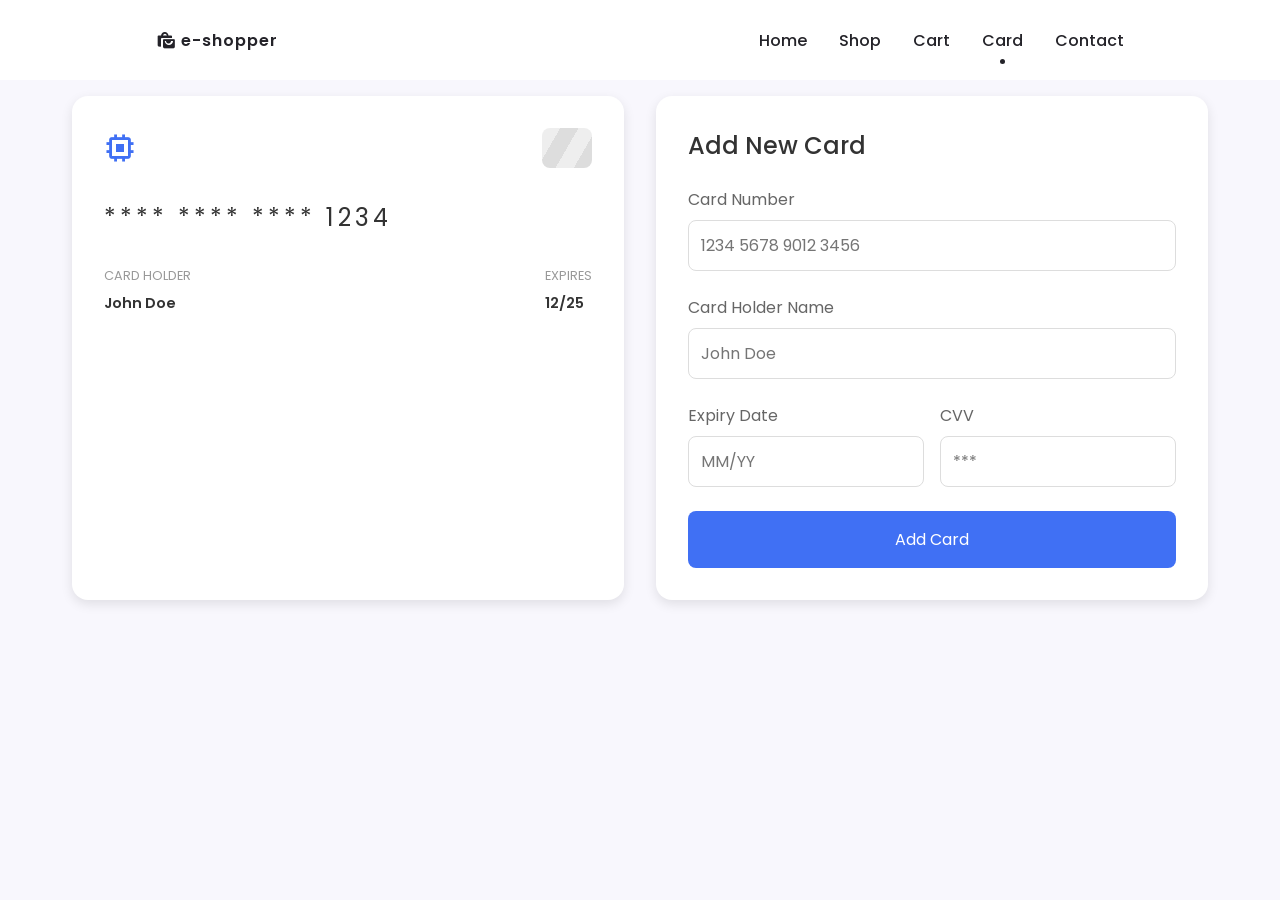
<file: cart.html>
<!DOCTYPE html>
<html lang="en">
<head>
    <meta charset="UTF-8">
    <meta name="viewport" content="width=device-width, initial-scale=1.0">
    <title>card</title>
    <link rel="stylesheet" href="index.html">
</head>
<body>
    <!-- ======BOXICONS======= -->
    <link rel="stylesheet" href="https://cdn.jsdelivr.net/npm/boxicons@latest/css/boxicons.min.css">
    <link rel="stylesheet" href="style.css">

    <style>
        .card-section {
            padding: 6rem 1rem 2rem;
            max-width: 1200px;
            margin: 0 auto;
        }

        .card-container {
            display: grid;
            grid-template-columns: repeat(auto-fit, minmax(300px, 1fr));
            gap: 2rem;
            padding: 0 1rem;
        }

        .payment-card {
            background-color: #fff;
            padding: 2rem;
            border-radius: 1rem;
            box-shadow: 0 4px 12px rgba(0,0,0,0.1);
        }

        .card-header {
            display: flex;
            justify-content: space-between;
            align-items: center;
            margin-bottom: 2rem;
        }

        .card-logo {
            font-size: 2rem;
            color: #4070f4;
        }

        .chip-img {
            width: 50px;
            height: 40px;
            background: linear-gradient(120deg, #eee 25%, #ddd 25%, #ddd 50%, #eee 50%, #eee 75%, #ddd 75%, #ddd 100%);
            border-radius: 8px;
        }

        .card-number {
            font-size: 1.5rem;
            letter-spacing: 4px;
            margin-bottom: 2rem;
            color: #333;
        }

        .card-details {
            display: flex;
            justify-content: space-between;
            margin-bottom: 1rem;
        }

        .card-holder, .card-expiry {
            font-size: 0.9rem;
            color: #666;
        }

        .card-label {
            font-size: 0.8rem;
            text-transform: uppercase;
            margin-bottom: 0.5rem;
            color: #999;
        }

        .card-value {
            font-weight: 600;
            color: #333;
        }

        .add-card-form {
            background-color: #fff;
            padding: 2rem;
            border-radius: 1rem;
            box-shadow: 0 4px 12px rgba(0,0,0,0.1);
        }

        .form-group {
            margin-bottom: 1.5rem;
        }

        .form-label {
            display: block;
            margin-bottom: 0.5rem;
            color: #666;
        }

        .form-input {
            width: 100%;
            padding: 0.75rem;
            border: 1px solid #ddd;
            border-radius: 0.5rem;
            font-size: 1rem;
        }

        .form-input:focus {
            outline: none;
            border-color: #4070f4;
        }

        .submit-btn {
            background-color: #4070f4;
            color: #fff;
            padding: 1rem 2rem;
            border: none;
            border-radius: 0.5rem;
            cursor: pointer;
            font-size: 1rem;
            width: 100%;
        }

        .submit-btn:hover {
            background-color: #3060e0;
        }
    </style>

    <header class="header" id="header">
        <nav class="nav container">
            <a href="index.html" class="nav__logo">
                <i class="bx bxs-shopping-bags nav__logo-icon"></i>e-shopper
            </a>
            <div class="nav__menu" id="nav-menu">
                <ul class="nav__list">
                    <li class="nav__item">
                        <a href="index.html" class="nav__link">Home</a>
                    </li>
                    <li class="nav__item">
                        <a href="shop.html" class="nav__link">Shop</a>
                    </li>
                    <li class="nav__item">
                        <a href="cart.html" class="nav__link">Cart</a>
                    </li>
                    <li class="nav__item">
                        <a href="card.html" class="nav__link active-link">Card</a>
                    </li>
                    <li class="nav__item">
                        <a href="contact.html" class="nav__link">Contact</a>
                    </li>
                </ul>
            </div>
        </nav>
    </header>

    <section class="card-section">
        <div class="card-container">
            <!-- Existing Card Display -->
            <div class="payment-card">
                <div class="card-header">
                    <i class='bx bx-chip card-logo'></i>
                    <div class="chip-img"></div>
                </div>
                <div class="card-number">**** **** **** 1234</div>
                <div class="card-details">
                    <div class="card-holder">
                        <div class="card-label">Card Holder</div>
                        <div class="card-value">John Doe</div>
                    </div>
                    <div class="card-expiry">
                        <div class="card-label">Expires</div>
                        <div class="card-value">12/25</div>
                    </div>
                </div>
            </div>

            <!-- Add New Card Form -->
            <div class="add-card-form">
                <h2 style="margin-bottom: 1.5rem; color: #333;">Add New Card</h2>
                <form>
                    <div class="form-group">
                        <label class="form-label">Card Number</label>
                        <input type="text" class="form-input" placeholder="1234 5678 9012 3456" maxlength="19">
                    </div>
                    <div class="form-group">
                        <label class="form-label">Card Holder Name</label>
                        <input type="text" class="form-input" placeholder="John Doe">
                    </div>
                    <div style="display: grid; grid-template-columns: 1fr 1fr; gap: 1rem;">
                        <div class="form-group">
                            <label class="form-label">Expiry Date</label>
                            <input type="text" class="form-input" placeholder="MM/YY">
                        </div>
                        <div class="form-group">
                            <label class="form-label">CVV</label>
                            <input type="password" class="form-input" placeholder="***" maxlength="3">
                        </div>
                    </div>
                    <button type="submit" class="submit-btn">Add Card</button>
                </form>
            </div>
        </div>
    </section>
    
</body>
</html>
</file>
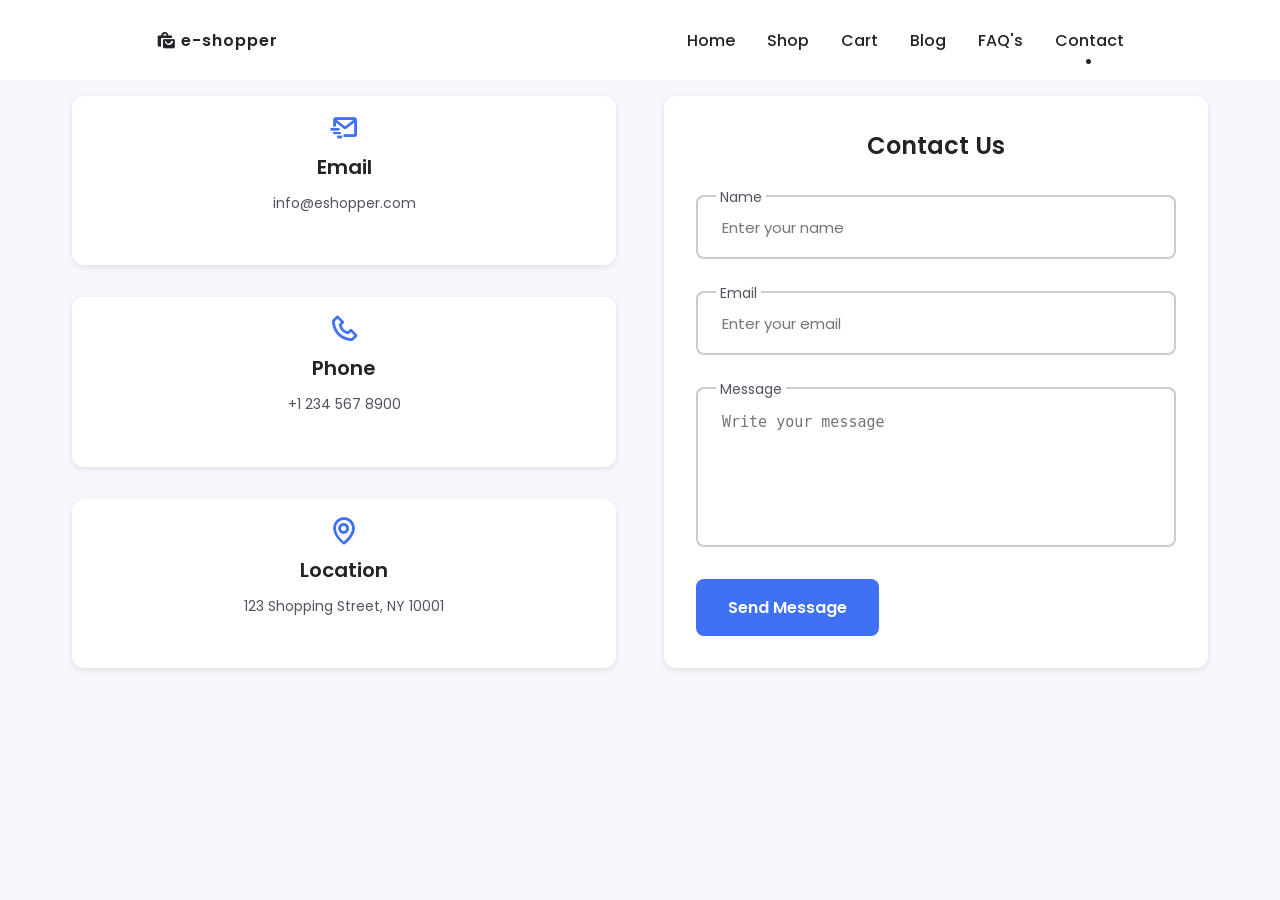
<file: contact.html>
<!DOCTYPE html>
<html lang="en">
<head>
    <meta charset="UTF-8">
    <meta name="viewport" content="width=device-width, initial-scale=1.0">
    <title>contant</title>
    <link rel="stylesheet" href="index.html">
</head>
<body>
    <!-- ======BOXICONS======= -->
    <link rel="stylesheet" href="https://cdn.jsdelivr.net/npm/boxicons@latest/css/boxicons.min.css">
    <link rel="stylesheet" href="style.css">
    
    <style>
        .contact {
            padding: 6rem 1rem 2rem;
            max-width: 1200px;
            margin: 0 auto;
        }

        .contact__container {
            display: grid;
            grid-template-columns: repeat(2, 1fr);
            gap: 3rem;
            padding: 0 1rem;
        }

        .contact__info {
            display: grid;
            row-gap: 2rem;
        }

        .contact__card {
            background-color: #fff;
            padding: 1rem;
            border-radius: .75rem;
            text-align: center;
            box-shadow: 0 2px 6px rgba(0,0,0,.1);
        }

        .contact__card-icon {
            font-size: 2rem;
            color: #4070f4;
            margin-bottom: .5rem;
        }

        .contact__card-title {
            font-size: 1.25rem;
            font-weight: 600;
            margin-bottom: .5rem;
        }

        .contact__card-data {
            font-size: .875rem;
        }

        .contact__form {
            background-color: #fff;
            padding: 2rem;
            border-radius: .75rem;
            box-shadow: 0 2px 6px rgba(0,0,0,.1);
        }

        .contact__form-title {
            font-size: 1.5rem;
            font-weight: 600;
            margin-bottom: 2rem;
            text-align: center;
        }

        .contact__form-div {
            position: relative;
            margin-bottom: 2rem;
            height: 4rem;
        }

        .contact__form-input {
            position: absolute;
            top: 0;
            left: 0;
            width: 100%;
            height: 100%;
            border: 2px solid #ccc;
            border-radius: .5rem;
            padding: 1.5rem;
            font-size: .938rem;
            outline: none;
            background: none;
            z-index: 1;
        }

        .contact__form-tag {
            position: absolute;
            top: -.75rem;
            left: 1.25rem;
            font-size: .875rem;
            padding: .25rem;
            background-color: #fff;
            z-index: 10;
        }

        .contact__form-area {
            height: 10rem;
        }

        .contact__form-area textarea {
            resize: none;
        }

        .button {
            display: inline-block;
            background-color: #4070f4;
            color: #fff;
            padding: 1rem 2rem;
            border-radius: .5rem;
            font-weight: 600;
            cursor: pointer;
            border: none;
        }

        .button:hover {
            background-color: #3058d6;
        }

        @media screen and (max-width: 768px) {
            .contact__container {
                grid-template-columns: 1fr;
            }
        }
    </style>

    <!-- Header section from other pages -->
    <header class="header" id="header">
        <nav class="nav container">
            <a href="index.html" class="nav__logo">
                <i class="bx bxs-shopping-bags nav__logo-icon"></i>e-shopper
            </a>
            <div class="nav__menu" id="nav-menu">
                <ul class="nav__list">
                    <li class="nav__item">
                        <a href="index.html" class="nav__link">Home</a>
                    </li>
                    <li class="nav__item">
                        <a href="shop.html" class="nav__link">Shop</a>
                    </li>
                    <li class="nav__item">
                        <a href="cart.html" class="nav__link">Cart</a>
                    </li>
                    <li class="nav__item">
                        <a href="blog.html" class="nav__link">Blog</a>
                    </li>
                    <li class="nav__item">
                        <a href="faq.html" class="nav__link">FAQ's</a>
                    </li>
                    <li class="nav__item">
                        <a href="contact.html" class="nav__link active-link">Contact</a>
                    </li>
                </ul>
            </div>
        </nav>
    </header>

    <section class="contact">
        <div class="contact__container">
            <div class="contact__info">
                <div class="contact__card">
                    <i class='bx bx-mail-send contact__card-icon'></i>
                    <h3 class="contact__card-title">Email</h3>
                    <span class="contact__card-data">info@eshopper.com</span>
                </div>

                <div class="contact__card">
                    <i class='bx bx-phone contact__card-icon'></i>
                    <h3 class="contact__card-title">Phone</h3>
                    <span class="contact__card-data">+1 234 567 8900</span>
                </div>

                <div class="contact__card">
                    <i class='bx bx-map contact__card-icon'></i>
                    <h3 class="contact__card-title">Location</h3>
                    <span class="contact__card-data">123 Shopping Street, NY 10001</span>
                </div>
            </div>

            <div class="contact__form">
                <h3 class="contact__form-title">Contact Us</h3>
                <form action="" method="POST">
                    <div class="contact__form-div">
                        <label class="contact__form-tag">Name</label>
                        <input type="text" class="contact__form-input" placeholder="Enter your name">
                    </div>

                    <div class="contact__form-div">
                        <label class="contact__form-tag">Email</label>
                        <input type="email" class="contact__form-input" placeholder="Enter your email">
                    </div>

                    <div class="contact__form-div contact__form-area">
                        <label class="contact__form-tag">Message</label>
                        <textarea class="contact__form-input" placeholder="Write your message"></textarea>
                    </div>

                    <button type="submit" class="button">Send Message</button>
                </form>
            </div>
        </div>
    </section>
    
</body>
</html>
</file>
<file: style.css>
@import url('https://fonts.googleapis.com/css?family=Poppins:wght@400;500;600;900&display=swap');
:root {
    --header-height: 3.5rem;

    
    --title-color: hsl(250, 8%, 15%);
    --text-color: hsl(250, 8%, 35%);
    --body-color: hsl(250, 60%, 98%);
    --container-color:#fff;
    --shadow:  hsla(0, 0%, 15%, 1);
    --scroll-bar-color:hsl(250,12%,90%);
    --scroll-thumb-color:hsl(250,12%,80%);
    --body-font: 'Poppins', sans-serif;
    --biggest-font-size: 4rem;
    --hl-font-size: 2.25rem;
    --h2-font-size: 1.5rem;
    --h3-font-size: 1.25rem;
    --normal-font-size: 1rem;
    --small-font-size: 875rem;
    --smaller-font-size: 813rem;
    --font-medium:500;
    --font-bold:600;
    --mb-0-5: .5rem;
    --mb-0-75: .75rem;
    --mb-1: 1rem;
    --mb-1-5: 1.5rem;
    --mb-2: 2rem;
    --mb-2-5: 2.5rem;
    --mb-3: 3rem;
    --z-tooltip: 10;
    --z-fixed: 100;
    

}
@media screen and (max-width: 992px) {
    :root {
        --biggest-font-size: 2rem;
        --hi-font-size: 1.5rem;
        --h2-font-size: 1.25rem;
        --h3-font-size: 1rem;
        --normal-font-size: 938rem;
        --small-font-size: 813rem;
        --smaller-font-size:.75rem
    }
}

*{
    margin : 0;
    padding: 0;
    box-sizing: border-box; 
}
html{
    scroll-behavior: smooth;
}


body,
button,
input {
    font-family: var(--body-font);
    font-size: var(--normal-font-size);
}
body {
    background-color: var(--body-color);
    color: var(--text-color);

}

h1, h2, h3,h4 {
    color: var(--title-color);
    font-weight: var(--font-medium);
}

ul {
list-style: none;
}

a{
    text-decoration: none;
}

img{
    max-width: 100%;
    height: auto;
}

button{
    cursor: pointer;
}

button,
input{
    border: none;
    outline: none;
}

.section{
    padding: 7rem 0 2rem;
}

.section__title,
.breadcrumb__title{
    font-size: var(--h1-font-size);
}

.section__title,
.breadcrumb__subtitle{
    margin-bottom: var(--mb-3);
}

.section__title,
.breadcrumb__title,
.breadcrumb__subtitle{
    text-align: center;
}

.breadcrumb__subtitle span {
    color: var(--first-color);
}

/*============================layout================= */
.container{
    max-width: 968px;
    margin-left: auto;
    margin-right: auto;
}

.grid{
    display: grid;
}



/*============================HEADER SECTION================= */


.header{
    width: 100%;
    background: transparent;
    position: fixed;
    top: 0;
    left: 0;
    z-index: var(--z-fixed);
    background-color: #fff;
}

/* ==================NAV====================== */

.nav{
    height: calc(var(--header-height) + 1.5rem);
    display: flex;
    justify-content: space-between;
    align-items: center;
    column-gap: 3rem;
}


.nav__close,
.login__toggle,
.nav__logo,
.nav__toggle,
.nav__shop{
    color: var(--title-color);
}

.nav__logo{
    text-transform: lowercase;
    font-weight: var(--font-bold);
    letter-spacing: 1px;
    display: inline-flex;
    align-items: center;
    column-gap: .25rem;
}

.nav__logo-icon{
    font-size: 1.25rem;
}

.nav__btns{
    display: flex;
    align-items: center;
    column-gap: 1rem;
    margin-left: auto;
}


.nav__toggle,
.nav__toggle,
.nav__shop {
    font-size: 1.25rem;
    cursor: pointer;
}


.nav__list{
    display: flex;
    align-items: center;
    column-gap: 2rem;
}

.nav__link{
    color: var(--title-color);
    font-weight: var(--font-medium);
    font-size: var(--normal-font-size);
    transition: .3s;
}

.nav__link:hover{
    color: var(--first-color );
}

.nav__close{
    font-size: 2rem;
    position: absolute;
    top: .9rem;
    right: 1.25rem;
    cursor:pointer;
}

.nav__close,
.nav__toggle{
    display: none;
}
/* show menu  */
.show-menu {
    right: 0;
}

.active-link{
    position: relative;
}
.scroll-header{
    background-color: var(--body-color);
    box-shadow: 0 1px 4px var(--shadow) ;
}

.active-link::before{
    content: '';
    position: absolute;
    bottom: -.75rem;
    left:45%;
    width: 5px;
    height: 5px;
    background: var(--title-color);
    border-radius: 50% ;

}


/*home section   */

.home__content {
    padding: 9rem 0 2rem;
    display: flex;
    grid-template-columns: repeat(2,1fr);
    column-gap: 3rem;
}

.home__group{
    display: grid;
    position: relative;
    padding-top: 2rem;
}

.home__img{
    margin-bottom: 10%;
    height: 420px;
    margin-left: 100%;
    transform: translateY(-3rem);
    justify-content: center;
}
.home__data{
    margin-left: 30% ;
}


.home__indicator{
    width: 8px;
    height: 8px;
    margin-left: 100%;
    margin-top: 40%;
    background: var(--title-color);
    border-radius: 50%;
    position: absolute;
    bottom: 15%;
    left: 45%;
}

.home__indicator::after{
    margin-left: 20%;
    content: '';
    position: absolute;
    margin-top: 15%;
    width: 1px;
    height: 75px;
    background: var(--title-color);
    top: 0;
    right: 45%;
}

.home__details-img {
    position: absolute;
    bottom: 0;
    right: 58%;
}

.home__details-title,
.home__details-subtitle{
    /* display: block;
    font-size: var(--small-font-size);
    text-align: right; */
    margin-left: 270%;
}



.home__subtitle {
    font-size: var(--h3-font-size);
    text-transform: uppercase;
    margin-bottom: var(--mb-1);
}

.home__title{
    font-size: var(--biggest-font-size);
    font-weight: var(--font-bold);
    line-height: 100%;
    margin-bottom: var(--mb-1-5);
}

.home__description{
    margin-bottom: var(--mb-2-5);
    padding-right:2rem;
}


.home__buttons{
    display: flex;
    justify-content: space-between;
}

/* =======BUTTONS++++++++++++++==== */
.button {
    display: inline-block;
    background: var(--first-color);
    color: #fff;
    padding: 1rem 1.75rem;
    border-radius: .5rem;
    font-weight: var(--font-medium);
    transition: .3s;
}

.button:hover{
    background: var(--first-color-alt);
}

.button__icon{
    font-size: 1.25rem;
}

.button--link{
    color: var(--title-color);
}

.button--flex{
    display: inline-flex;
    align-items: center;
    column-gap: .5rem;
}

/* ==============CART=============== */

.cart{
    position: fixed;
    background-color: var(--body-color);
    z-index: var(--z-fixed);
    width: 420px;
    box-shadow: -2px 0 4px var(--shadow);
    height: 100%;
    top: 0;
    right: -100%;
    padding: 3.5rem 2rem;
    transition: .4s;
}

.cart__title-center{
    font-size: var(--h2-font-size);
    text-align: center;
    margin-bottom: var(--mb-3);
}

.cart__close{
    font-size: 2rem;
    color: var(--title-color);
    position: absolute;
    top: 1.25rem;
    right: .9rem;
    cursor: pointer;
}

.cart__container {
    display: grid;
    row-gap: 1.5rem;
}

.cart__card{
    display: flex;
    align-items: center;
    column-gap: 1rem;
}

.cart__box{
    background-color: var(--container-color);
    padding: .75 1.25rem;
    display: flex;
    align-items: center;
}

.cart__img{
    width: 85px;
}

.cart__title{
    font-size: var(--normal-font-size);
    margin-bottom: var(--mb-0-5);
}

.cart__price{
    display: block;
    /* font-size: var(--small-font-size); */
    color: var(--first-color);
    margin-bottom: var(--mb-1-5);
}

.cart__amount,
.cart__amount-content{
    display: flex;
    align-items: center;
}


.cart__amount{
    column-gap: 3rem;
}

.cart__amount-content {
    column-gap: 1rem;
}


.cart__amount-box {
    display: inline-flex;
    padding: .25rem;
    background: var(--container-color);
    cursor: pointer;
}

.cart__amount-trash{
    font-size: 1.15rem;
    color: var(--first-color);
    cursor: pointer;

}

.cart__prices {
    margin-top: 6rem;
    display: flex;
    align-items: center;
    justify-content: space-between;
}

.cart__prices-item,
.cart__prices-total{
    color: var(--title-color);
}

.cart__prices_item{
    font-size: var(--small-font-size);
}

.cart__prices-total{
    font-size:var(--h3-font-size) ;
    font-weight: var(--font-medium);
}


.show-cart{
    right: 0;
}

/* ===============SHOW LOGIN============ */

.show-login{
    right: 0;
}

/* ===========LOGIN======== */

/* Add this to your CSS file */
.login {
    display: none;
    position: fixed;
    top: 50%;
    left: 50%;
    transform: translate(-50%, -50%);
    background: #fff;
    padding: 20px;
    z-index: 1000;
    box-shadow: 0 2px 10px rgba(0, 0, 0, 0.1);
}

.login.active {
    display: block;
}

.login__title-center{
    font-size: var(--h2-font-size);
    text-align: center;
    margin-bottom: var(--mb-3);
}

.login__close{
    font-size: 2rem;
    color: var(--title-color);
    position: absolute;
    top: 1.25rem;
    right: .9rem;
    cursor: pointer;
}

.login__form{
    row-gap: 1.5rem;
}

.login__content{
    background: var(--container-color);
    border-radius: .5rem;
    padding: .75rem 1rem .25rem;
}

.login__input{
    width: 100%;
    background: var(--container-color);
    color: var(--text-color);
    font-size: var(--normal-font-size);
    padding: .25rem .5rem.5rem 0;
}

.signupsignup {
    color: var(--title-color);
    font-size: var(--small-font-size);
    font-weight: var(--font-medium);
}
.signup a{
    color: var(--first-color);
}



/* swipper class */

.swiper-pagination{
    position: initial;
    margin-top: var(--mb-2-5);
}

.swiper-pagination-bullet{
    width: 5px;
    height: 5px;
    background: var(--title-color);
    opacity: 1;
}

.swiper-pagination-horizontal.swiper-pagination-bullet.swiper-pagination-bullet {
    margin: 0.5rem;
}

.swiper-pagination-bullet-active {
    width: 1.5rem;
    height: 5px;
    border-radius: .5rem;
}

/* discount ss */

.discount__container {
    grid-template-columns: repeat(2,max-content);
    justify-content: center;
    align-items: center;
    column-gap: 7rem;
    background-color: var(--container-color);
    padding: 3rem 0;
    border-radius: 3rem ;
}

.discount__img{
    width: 200px;
}

.discount__data {
    padding-left: 6rem;
    text-align: center;
}

.discount__title{
     font-size: var(--h2-font-size);
     margin-bottom: var(--mb-2);
}


/* NEW ARRIVALS SECTION */

.new__container{
    padding-top: 1rem;
}

.new__img{
    width: 150px;
    margin-bottom: var(--mb-1);
    transition: .3s;
}

.new__content {
    position: relative;
    background-color: var(--container-color);
    width: 310px;
    padding: 2rem 0;
    border-radius: 1rem;
    text-align: center;
    overflow: hidden;
}

.new__tag{
    position: absolute;
    top: 8%;
    left: 8%;
    /* background-color: var(--first-color); */
    color: var(--first-color);
    /* font-size: var(--small-font-size); */
    padding: .25rem .5rem;
    border-radius: .25rem;
}


.new__title{
    font-size: var(--h3-font-size);
    font-weight: var(--font-medium);
}

.new__subtitile{
    display: block;
    font-size: var(--h1-font-size);
    margin-bottom: var(--mb-1);
}

.new__prices {
    display: inline-flex;
    align-items: center;
    column-gap: .5rem;
}

.new__prices{
    font-weight: var(--font-medium);
    color: var(--title-color);
}

.new__discount{
    color: var(--first-color);
    /* font-size: var(--small-font-size); */
    text-decoration: line-through;
    font-weight: var(--font-medium);
}

.new__button{
    display: inline-flex;
    padding: .5rem;
    border-radius: .25rem .25rem .75rem .25rem;
    position: absolute;
    bottom: 0;
    right: -3rem;
}

.new__icon{
    /* z-index: 9999; */
    /* color: blue; */
    font-size: 1.25rem; 

}

.new__content:hover .new__img{
    transform: translateY(-.5rem);
}
.new__content:hover .new__button{
    right: 0;
}

/* =========================Steps Section */

.steps__bg{
    background-color: var(--container-color);
    padding: 3.5rem 2.5rem;
    border-radius: 1rem;
}

.steps__container {
    grid-template-columns: repeat(3,1fr);
    column-gap: 2rem;
    padding-top: 1rem;
}

.steps__card {
    background-color: var(--body-color);
    padding: 2.5rem 3rem 2rem 1.5rem;
    border-radius: 1rem;
}

.steps__card-number{
    display: inline-block;
    background-color: var(--first-color);
    color: #fff;
    padding: .5rem .75rem;
    border-radius: .25rem;
    font-size: var(--h2-font-size);
    margin-bottom: var(--mb-1-5);
    transition: .3s;
}
 
.steps__card-title {
    font-size: var(--normal-font-size);
    margin-bottom:var(--mb-0-5)  ;
}

/* .steps__card-description {
    font-size: var(--small-font-size);
} */

.steps__card:hover .steps__card-number {
    transform: translateY(-.25rem);
}

.newsLetter__container {
    display: grid;
    grid-template-columns: .5fr;
    justify-content: center;
}

.newsLetter__description{
    padding: 0 3rem;
    text-align: center;
    margin-bottom: var(--mb-1-5)
}



.newsLetter__form {
    background-color: var(--container-color);
    padding: 1rem;
    display: flex;
    justify-content: space-between;
    border-radius: .75rem;
}

.newsLetter__input{
    width: 70%;
    padding: 0 .5rem;
    background: none;
    color: var(--title-color);
}

/* ================FOOTER=============== */
.footer {
    position: relative;
    overflow: hidden;
} 

.footer__content {
    grid-template-columns: repeat(4,1fr);
    justify-items: center;
    column-gap: 1rem;
}

.footer__logo {
    color: var(--title-color);
    text-transform: lowercase;
    font-weight: var(--font-bold);
    letter-spacing: 1px;
    display: inline-flex;
    align-items: center;
    column-gap: .25rem;
    margin-bottom: var(--mb-1);
}

.footer__logo-icon{
    font-size: 1rem;
}



.footer__description{
    margin-bottom: var(--mb-2-5);
}

.footer__social{
    display: flex;
    column-gap: .75rem;
}

.footer__social-link{
    display: inline-flex;
    background: var(--container-color);
    padding: .25rem;
    border-radius: .25rem;
    color: var(--title-color);
    font-size: 1rem;
}


.footer__social-link:hover{
    background: var(--first-color);
    color: #fff;
}

.footer__title{
    font-size: var(--h3-font-size);
    margin-bottom: var(--mb-1);
}

.footer__links {
    display: grid;
    row-gap: .35rem;
}

.footer__link{
    /* font-size: var(--small-font-size); */
    color: var(--text-color);
    transition: .3s;
}

.footer__link:hover{
    color: var(--title-color);
}

.footer__copy{
    display: block;
    text-align: center;
    /* font-size: var(--small-font-size) ; */
    margin-top: .6rem ;
}

/* scroll uppppppppppp */
.scrollup{
    position: fixed;
    right: 1rem;
    bottom: -30%;
    background: var(--first-color);
    border-radius: .4rem;
    padding: .25rem;
    z-index: var(--z-tooltip);
    opacity: -8;
    transition: .4s;
}

.scrollup:hover {
    opacity: 1;
} 

.scrollup__icon {
    font-size: 1.5rem;
    color: #fff;
}

/* show scroll up */
.show-scoll{
    bottom: 3rem;
}


/* scroll bar */
::-webkit-scrollbar{
    width: .60rem;
    background: var(--scroll-bar-color);
    border-radius: .3rem;
}

::-webkit--scrollbar-thumb{
    background: var(--scroll-thumb-color);
    border-radius: .5rem;
}



/* for large devies
@media screen and (max-width: 1200px) {
    .home__imgs{
        height:400px
    }
} */

/* @media screen and (max-width: 992px) {
    .container {
        margin-left: var(--mb-1-5);
        margin-right: var(--mb-1-5);
    }

    .section__title{
        font-size: var(--h2-font-size);
        margin-bottom: var(--mb-2);
    }
    .home__content {
        padding: 8rem 0 2rem;
    }

    .home__img {
        height: 300px;
        transform: translateY(0);
    }

    .home__indicator {
        bottom: initial;
        left: initial;
        top: 7rem;
        right: 2rem;
    }

    .home__indicator::after {
        top: -3rem;
        height: 48px;
    }

    .home__details-img{
        right: .5rem;
        bottom:initial;
    }

    .home__description {
        padding-right: 0;
    }


    .swiper-pagination {
        margin-top: var(--mb-2);
    } 

    .discount__container {
        column-gap: 3rem;
    }

    .new__content{
        width: 242px;
        padding: 2rem 0 1.5rem 0;
    }

    .new__img {
        width: 120px;
    }

    .new__img,
    .new__subtitile {
        margin-bottom: var(--mb-0-5);
    }

    .new__title{ 
        font-size: var(--normal-font-size);
    }

    .steps__bg{
        padding: 3rem 2rem 2rem;
    }

    .steps__container {
        grid-template-columns: repeat(2,1fr);
        row-gap: 2rem  ;
    }
} 


/* for medium devies */

/* @media screen and (max-width:767px) {
    body {
        margin: var(--header-height) 0 0 0;
    }
    .section {
        pad: 4.5rem 0 2rem;
    }
    
    .nav {
        height: var(--header-height);
    }

    .nav__menu {
        position: fixed;
        background-color: var(--body-color);
        top: 0;
        right: -100;
        width: 100%;
        height: 100%;
        padding: 6rem 2rem 3.5rem; 
    } */


    /* .new__list {
        flex-direction: column;
        row-gap: 2rem;
    }
    .nav__toggle,
    .nav__close {
        display: block;

    }
    .home__content {
        padding: 0;
        grid-template-columns: 1fr;
        row-gap: 1rem;
    }
} */ 


/* =======Shop-page==== */

.shop__conatiner  {
    column-gap: 1.8rem;
    grid-template-columns: 1.7fr 3.3fr;
}

   
.slidebar {
    padding: 1.8rem;
    background-color: var(--container-color);
    border-radius: 1rem;
}


.filter__title {
    font-size: var(--h3-font-size);
    text-transform: uppercase;
}

.fliter__subtitle {
    margin: 1.25rem 0 var(--mb-0-5);
    font-size: var(--normal-font-size);
}

.filter {
    display: flex;
    align-items: center;
    margin-bottom: var(--mb-0-5);
    color: var(--text-color);
}

.filter p {
    flex: 1;

}

.filter input {
    margin-right: var(--mb-0-75);
    cursor: pointer;
}

.shop__items {
    grid-template-columns: repeat(2,1fr);
    gap: 1.6em; ;
}

.shop__content {
    text-transform: uppercase;
    position: relative;
    background-color: var(--container-color);
    padding: 2rem 0;
    border-radius: 1rem;
    text-align: center;
}

.shop__img{
    width: 150px;
    margin-bottom: var(--mb-1);
}



.shop__tag {
    position: absolute;
    top: 8%;
    left: 8%;
    background-color: var(--first-color);
    color: #fff;
    padding: .25rem .5rem;
    border-radius: .25rem;
}

.shop__title {
    font-size: var(--h3-font-size);
    font-weight: var(--font-medium);
} 

.shop__subtitle {
    display: block;
    /* font-size: var(--small-font-size); */
    margin-bottom: var(--mb-1);
}

.shop__prices {
    display: inline-flex;
    align-items: center;
    column-gap: .5rem;
}
.shop__price {
    font-weight: var(--font-medium);
    color: var(--title-color);
}

.shop__discount {
    color: var(--title-color);
    /* font-size: var(--smaller-font-size); */
    text-decoration: line-through;
    font-weight: var(--font-medium);
}

.shop__button {
    display: inline-flex;
    padding: .5rem;
    border-radius: .25rem .25rem .75rem .25rem;
}

/* ==========PAGNITATION============== */

.pagination {
    display: flex;
    align-items: center;
    justify-content: end;
    column-gap: .8rem;
    margin-top: v ar(--mb-2-5);
    font-size: var(--normal-font-size);
}
.pagination span {
    width: 2.2rem;
    height: 2.2rem;
    line-height: 36px;
    text-align: center;
    border-radius: 50%;
    cursor: pointer;
}

.pagination .current {
    background-color: var(--title-color);
    color: #fff;
}


.pagination__icon {
    font-size: var(--h2-font-size);
}
/* Blog Section */

.blog__container {
    row-gap: 1.8rem;
}

.blog__post {
    grid-template-columns: .8fr 1.2fr;
    column-gap: 2rem;
    align-items: center;
    background-color: var(--container-color);
    border-radius: 1.25rem;
    padding: 1.4rem;
}

.blog__img {
    border-radius: .8rem;
}

.blog__details {
    /* font-size: var(--small-font-size); */
    text-align: center;
    margin-bottom: var(--mb-1);
}

.blog__title {
    font-size: var(--h3-font-size);
    font-weight: var(--font-medium);
    margin-bottom: var(--mb-0-5);
}

.blog__date {
    color: var(--title-color);
    margin-bottom: var(--mb-0-75);
}

.read__more {
    text-align: right;
} 

/* ========FAQ PAGE================ */
.question__container{
    grid-template-columns: repeat(2,1fr);
    gap: 1.5rem;
}


.questions__group {
    display: grid;
    row-gap: 2rem;
}

.question__item {
    background-color: var(--container-color);
    border-radius: .25rem ;
}

.question__item-title {
    font-weight: var(--font-medium);
    font-size: var(--font-medium);
}

.question__icon {
    font-size: 1.25rem;
    color: var(--title-color);
}

.question__description{
    /* font-size: var(--small-font-size); */
    padding: 0 3.5rem 2.25rem 2.75rem;
}

.question__header {
    display: flex;
    align-items: center;
    column-gap: .5rem;
    cursor: pointer;
    padding: 1rem ;
}


.questions__content {
    overflow: hidden;
    height: 0;
}

.question__item,
.question__header,
.question__item-title,
.question__icon,
.question__description,
.questions__content {
    transition: .3s;
}


/* =====ROATATE icon,color of title and backgorund  */

.accordion-open .question__header,
.accordion-open .questions__content {
    background-color: var(--first-color);
}

.accordion-open .question__item-title,
.accordion-open .question__description,
.accordion-open .question__icon {
    color: #fff;
}
</file>
